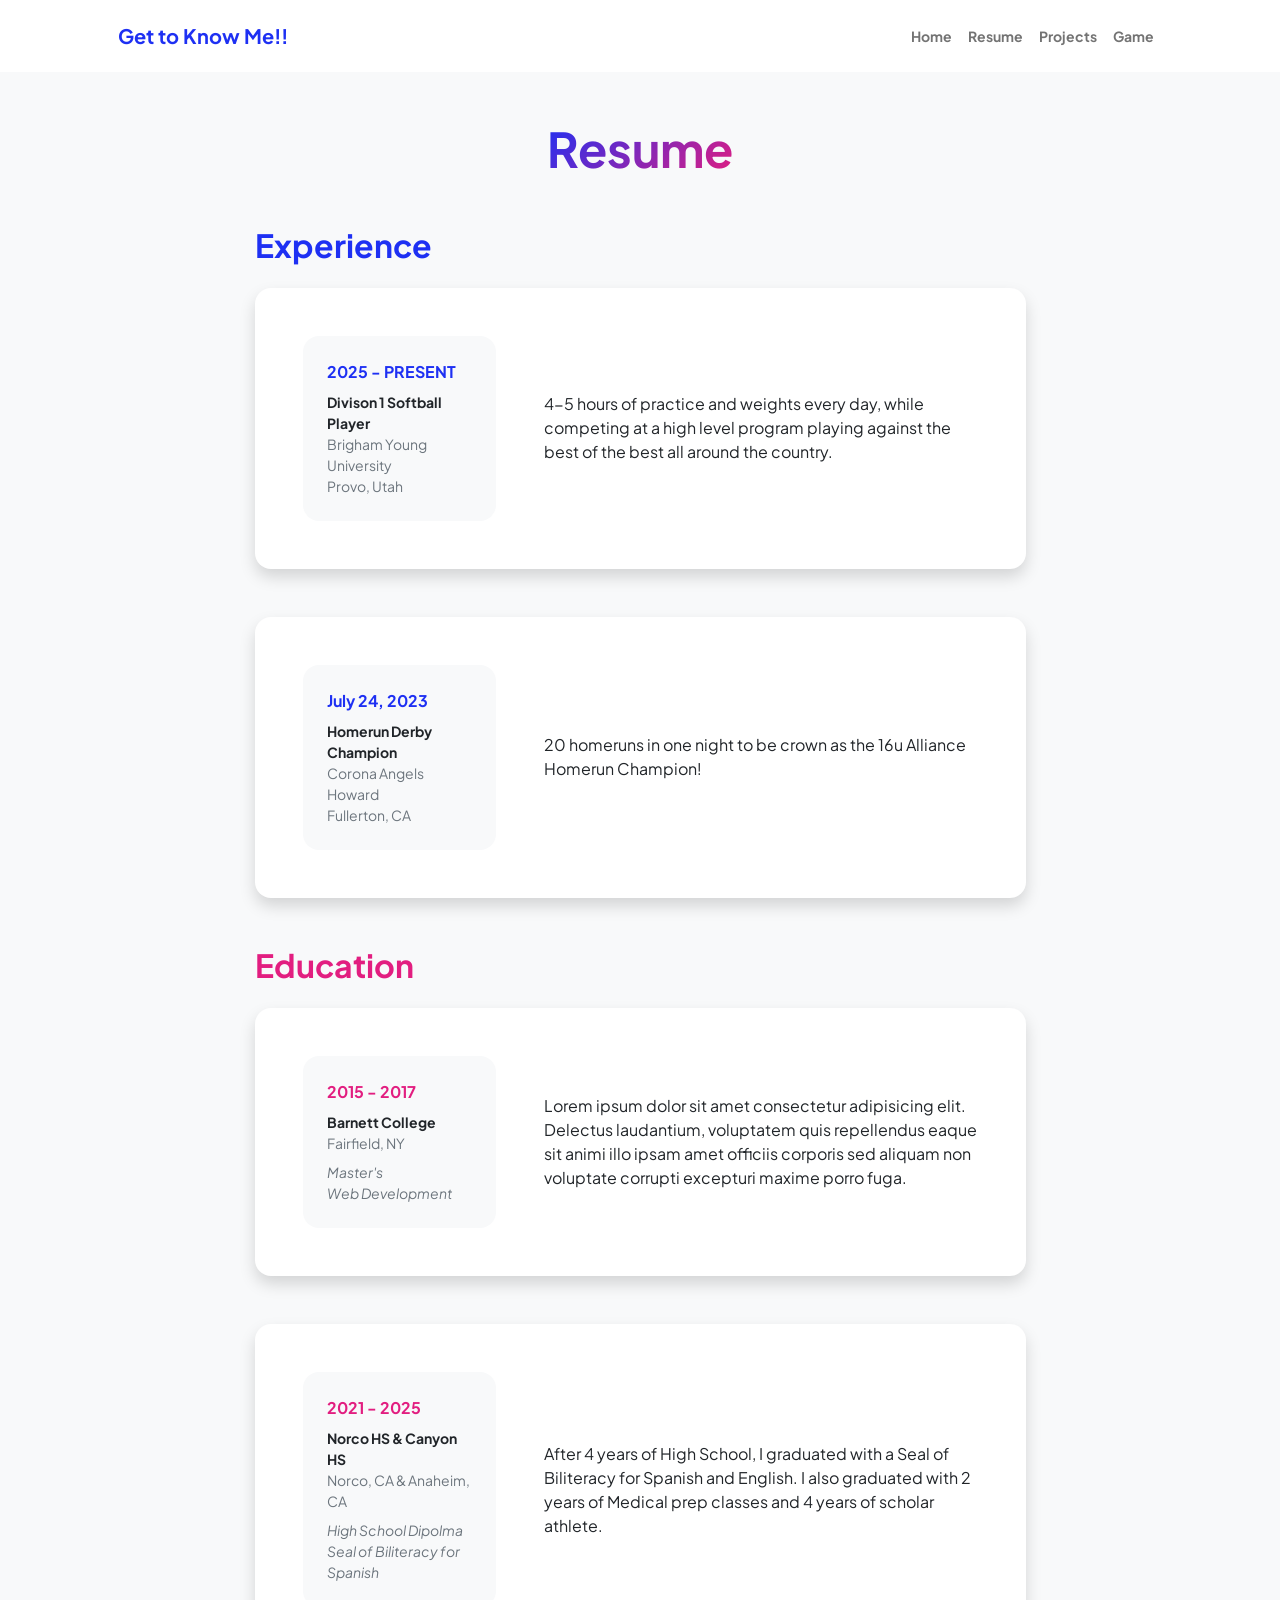
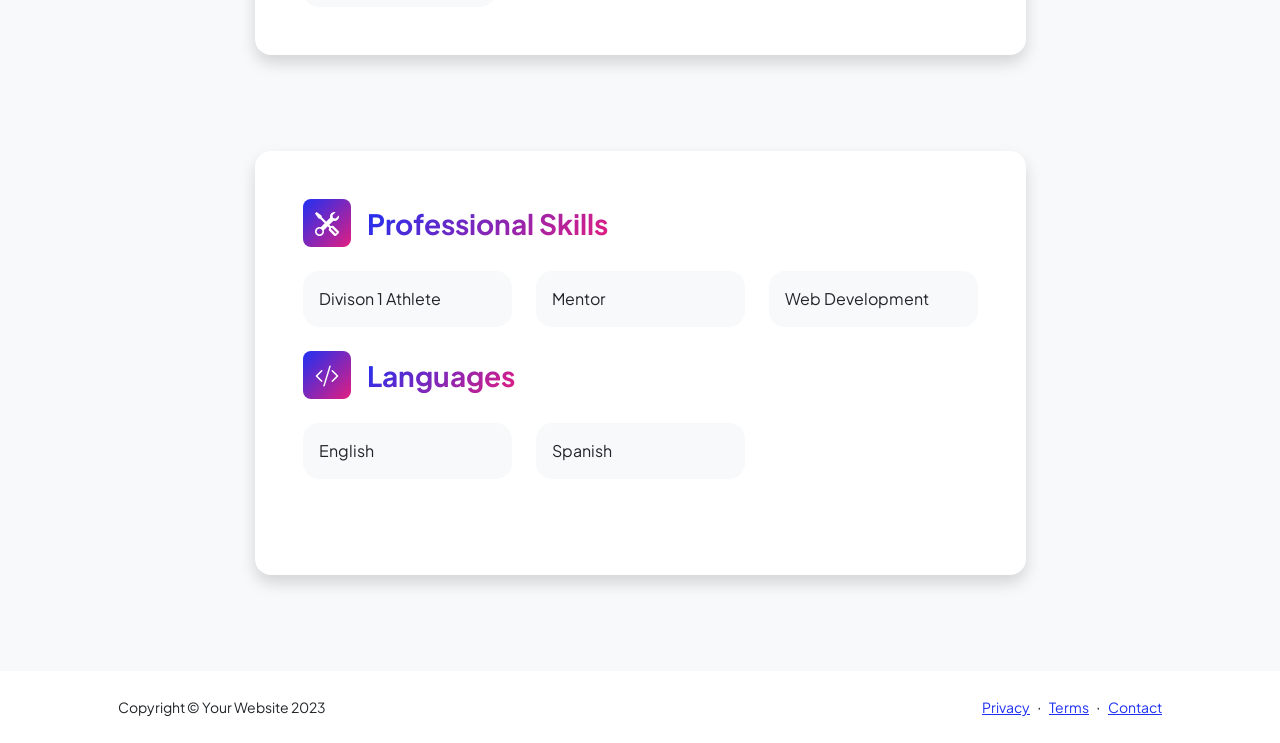
<file: resume.html>
<!DOCTYPE html>
<html lang="en">
    <head>
        <meta charset="utf-8" />
        <meta name="viewport" content="width=device-width, initial-scale=1, shrink-to-fit=no" />
        <meta name="description" content="" />
        <meta name="author" content="" />
        <title>Personal - Start Bootstrap Template</title>
        <!-- Favicon-->
        <link rel="icon" type="image/x-icon" href="assets/favicon.ico" />
        <!-- Custom Google font-->
        <link rel="preconnect" href="https://fonts.googleapis.com" />
        <link rel="preconnect" href="https://fonts.gstatic.com" crossorigin />
        <link href="https://fonts.googleapis.com/css2?family=Plus+Jakarta+Sans:wght@100;200;300;400;500;600;700;800;900&amp;display=swap" rel="stylesheet" />
        <!-- Bootstrap icons-->
        <link href="https://cdn.jsdelivr.net/npm/bootstrap-icons@1.8.1/font/bootstrap-icons.css" rel="stylesheet" />
        <!-- Core theme CSS (includes Bootstrap)-->
        <link href="css/styles.css" rel="stylesheet" />
    </head>
    <body class="d-flex flex-column h-100 bg-light">
        <main class="flex-shrink-0">
            <!-- Navigation-->
           <nav class="navbar navbar-expand-lg navbar-light bg-white py-3">
    <div class="container px-5">
        <a class="navbar-brand" href="index.html">
            <span class="fw-bolder text-primary">Get to Know Me!!</span>
        </a>

        <button class="navbar-toggler" type="button" data-bs-toggle="collapse" data-bs-target="#navbarSupportedContent" aria-controls="navbarSupportedContent" aria-expanded="false" aria-label="Toggle navigation">
            <span class="navbar-toggler-icon"></span>
        </button>

        <div class="collapse navbar-collapse" id="navbarSupportedContent">
            <ul class="navbar-nav ms-auto mb-2 mb-lg-0 small fw-bolder">

                <li class="nav-item">
                    <a class="nav-link" href="index.html">Home</a>
                </li>

                <li class="nav-item">
                    <a class="nav-link" href="resume.html">Resume</a>
                </li>

               
                <li class="nav-item">
                    <a class="nav-link" href="scratch.html">Projects</a>
                </li>

                <li class="nav-item">
                    <a class="nav-link" href="contact.html">Game</a>
                </li>

            </ul>
        </div>
    </div>
</nav>
            <!-- Page Content-->
            <div class="container px-5 my-5">
                <div class="text-center mb-5">
                    <h1 class="display-5 fw-bolder mb-0"><span class="text-gradient d-inline">Resume</span></h1>
                </div>
                <div class="row gx-5 justify-content-center">
                    <div class="col-lg-11 col-xl-9 col-xxl-8">
                        <!-- Experience Section-->
                        <section>
                            <div class="d-flex align-items-center justify-content-between mb-4">
                                <h2 class="text-primary fw-bolder mb-0">Experience</h2>
                                <!-- Download resume button-->
                                <!-- Note: Set the link href target to a PDF file within your project-->
                                
                                </a>
                            </div>
                            <!-- Experience Card 1-->
                            <div class="card shadow border-0 rounded-4 mb-5">
                                <div class="card-body p-5">
                                    <div class="row align-items-center gx-5">
                                        <div class="col text-center text-lg-start mb-4 mb-lg-0">
                                            <div class="bg-light p-4 rounded-4">
                                                <div class="text-primary fw-bolder mb-2"> 2025 - PRESENT</div>
                                                <div class="small fw-bolder">Divison 1 Softball Player</div>
                                                <div class="small text-muted">Brigham Young University</div>
                                                <div class="small text-muted">Provo, Utah</div>
                                            </div>
                                        </div>
                                        <div class="col-lg-8"><div> 4-5 hours of practice and weights every day, while competing at a high level program playing against the best of the best all around the country. </div></div>
                                    </div>
                                </div>
                            </div>
                            <!-- Experience Card 2-->
                            <div class="card shadow border-0 rounded-4 mb-5">
                                <div class="card-body p-5">
                                    <div class="row align-items-center gx-5">
                                        <div class="col text-center text-lg-start mb-4 mb-lg-0">
                                            <div class="bg-light p-4 rounded-4">
                                                <div class="text-primary fw-bolder mb-2">July 24, 2023</div>
                                                <div class="small fw-bolder">Homerun Derby Champion</div>
                                                <div class="small text-muted">Corona Angels Howard</div>
                                                <div class="small text-muted">Fullerton, CA</div>
                                            </div>
                                        </div>
                                        <div class="col-lg-8"><div>20 homeruns in one night to be crown as the 16u Alliance Homerun Champion!</div></div>
                                    </div>
                                </div>
                            </div>
                        </section>
                        <!-- Education Section-->
                        <section>
                            <h2 class="text-secondary fw-bolder mb-4">Education</h2>
                            <!-- Education Card 1-->
                            <div class="card shadow border-0 rounded-4 mb-5">
                                <div class="card-body p-5">
                                    <div class="row align-items-center gx-5">
                                        <div class="col text-center text-lg-start mb-4 mb-lg-0">
                                            <div class="bg-light p-4 rounded-4">
                                                <div class="text-secondary fw-bolder mb-2">2015 - 2017</div>
                                                <div class="mb-2">
                                                    <div class="small fw-bolder">Barnett College</div>
                                                    <div class="small text-muted">Fairfield, NY</div>
                                                </div>
                                                <div class="fst-italic">
                                                    <div class="small text-muted">Master's</div>
                                                    <div class="small text-muted">Web Development</div>
                                                </div>
                                            </div>
                                        </div>
                                        <div class="col-lg-8"><div>Lorem ipsum dolor sit amet consectetur adipisicing elit. Delectus laudantium, voluptatem quis repellendus eaque sit animi illo ipsam amet officiis corporis sed aliquam non voluptate corrupti excepturi maxime porro fuga.</div></div>
                                    </div>
                                </div>
                            </div>
                            <!-- Education Card 2-->
                            <div class="card shadow border-0 rounded-4 mb-5">
                                <div class="card-body p-5">
                                    <div class="row align-items-center gx-5">
                                        <div class="col text-center text-lg-start mb-4 mb-lg-0">
                                            <div class="bg-light p-4 rounded-4">
                                                <div class="text-secondary fw-bolder mb-2">2021 - 2025</div>
                                                <div class="mb-2">
                                                    <div class="small fw-bolder">Norco HS & Canyon HS</div>
                                                    <div class="small text-muted"> Norco, CA & Anaheim, CA</div>
                                                </div>
                                                <div class="fst-italic">
                                                    <div class="small text-muted">High School Dipolma</div>
                                                    <div class="small text-muted">Seal of Biliteracy for Spanish</div>
                                                </div>
                                            </div>
                                        </div>
                                        <div class="col-lg-8"><div> After 4 years of High School, I graduated with a Seal of Biliteracy for Spanish and English. I also graduated with 2 years of Medical prep classes and 4 years of scholar athlete.</div></div>
                                    </div>
                                </div>
                            </div>
                        </section>
                        <!-- Divider-->
                        <div class="pb-5"></div>
                        <!-- Skills Section-->
                        <section>
                            <!-- Skillset Card-->
                            <div class="card shadow border-0 rounded-4 mb-5">
                                <div class="card-body p-5">
                                    <!-- Professional skills list-->
                                    <div class="mb-5">
                                        <div class="d-flex align-items-center mb-4">
                                            <div class="feature bg-primary bg-gradient-primary-to-secondary text-white rounded-3 me-3"><i class="bi bi-tools"></i></div>
                                            <h3 class="fw-bolder mb-0"><span class="text-gradient d-inline">Professional Skills</span></h3>
                                        </div>
                                        <div class="row row-cols-1 row-cols-md-3 mb-4">
                                            <div class="col mb-4 mb-md-0"><div class="d-flex align-items-center bg-light rounded-4 p-3 h-100">Divison 1 Athlete</div></div>
                                            <div class="col mb-4 mb-md-0"><div class="d-flex align-items-center bg-light rounded-4 p-3 h-100">Mentor</div></div>
                                            <div class="col"><div class="d-flex align-items-center bg-light rounded-4 p-3 h-100">Web Development</div></div>
                                        </div>
                                        <div 
                                        </div>
                                    </div>
                                    <!-- Languages list-->
                                    <div class="mb-0">
                                        <div class="d-flex align-items-center mb-4">
                                            <div class="feature bg-primary bg-gradient-primary-to-secondary text-white rounded-3 me-3"><i class="bi bi-code-slash"></i></div>
                                            <h3 class="fw-bolder mb-0"><span class="text-gradient d-inline">Languages</span></h3>
                                        </div>
                                        <div class="row row-cols-1 row-cols-md-3 mb-4">
                                            <div class="col mb-4 mb-md-0"><div class="d-flex align-items-center bg-light rounded-4 p-3 h-100">English</div></div>
                                            <div class="col mb-4 mb-md-0"><div class="d-flex align-items-center bg-light rounded-4 p-3 h-100">Spanish</div></div>
                                            
                                        </div>
                                    </div>
                                </div>
                            </div>
                        </section>
                    </div>
                </div>
            </div>
        </main>
        <!-- Footer-->
        <footer class="bg-white py-4 mt-auto">
            <div class="container px-5">
                <div class="row align-items-center justify-content-between flex-column flex-sm-row">
                    <div class="col-auto"><div class="small m-0">Copyright &copy; Your Website 2023</div></div>
                    <div class="col-auto">
                        <a class="small" href="#!">Privacy</a>
                        <span class="mx-1">&middot;</span>
                        <a class="small" href="#!">Terms</a>
                        <span class="mx-1">&middot;</span>
                        <a class="small" href="#!">Contact</a>
                    </div>
                </div>
            </div>
        </footer>
        <!-- Bootstrap core JS-->
        <script src="https://cdn.jsdelivr.net/npm/bootstrap@5.2.3/dist/js/bootstrap.bundle.min.js"></script>
        <!-- Core theme JS-->
        <script src="js/scripts.js"></script>
    </body>
</html>
</file>
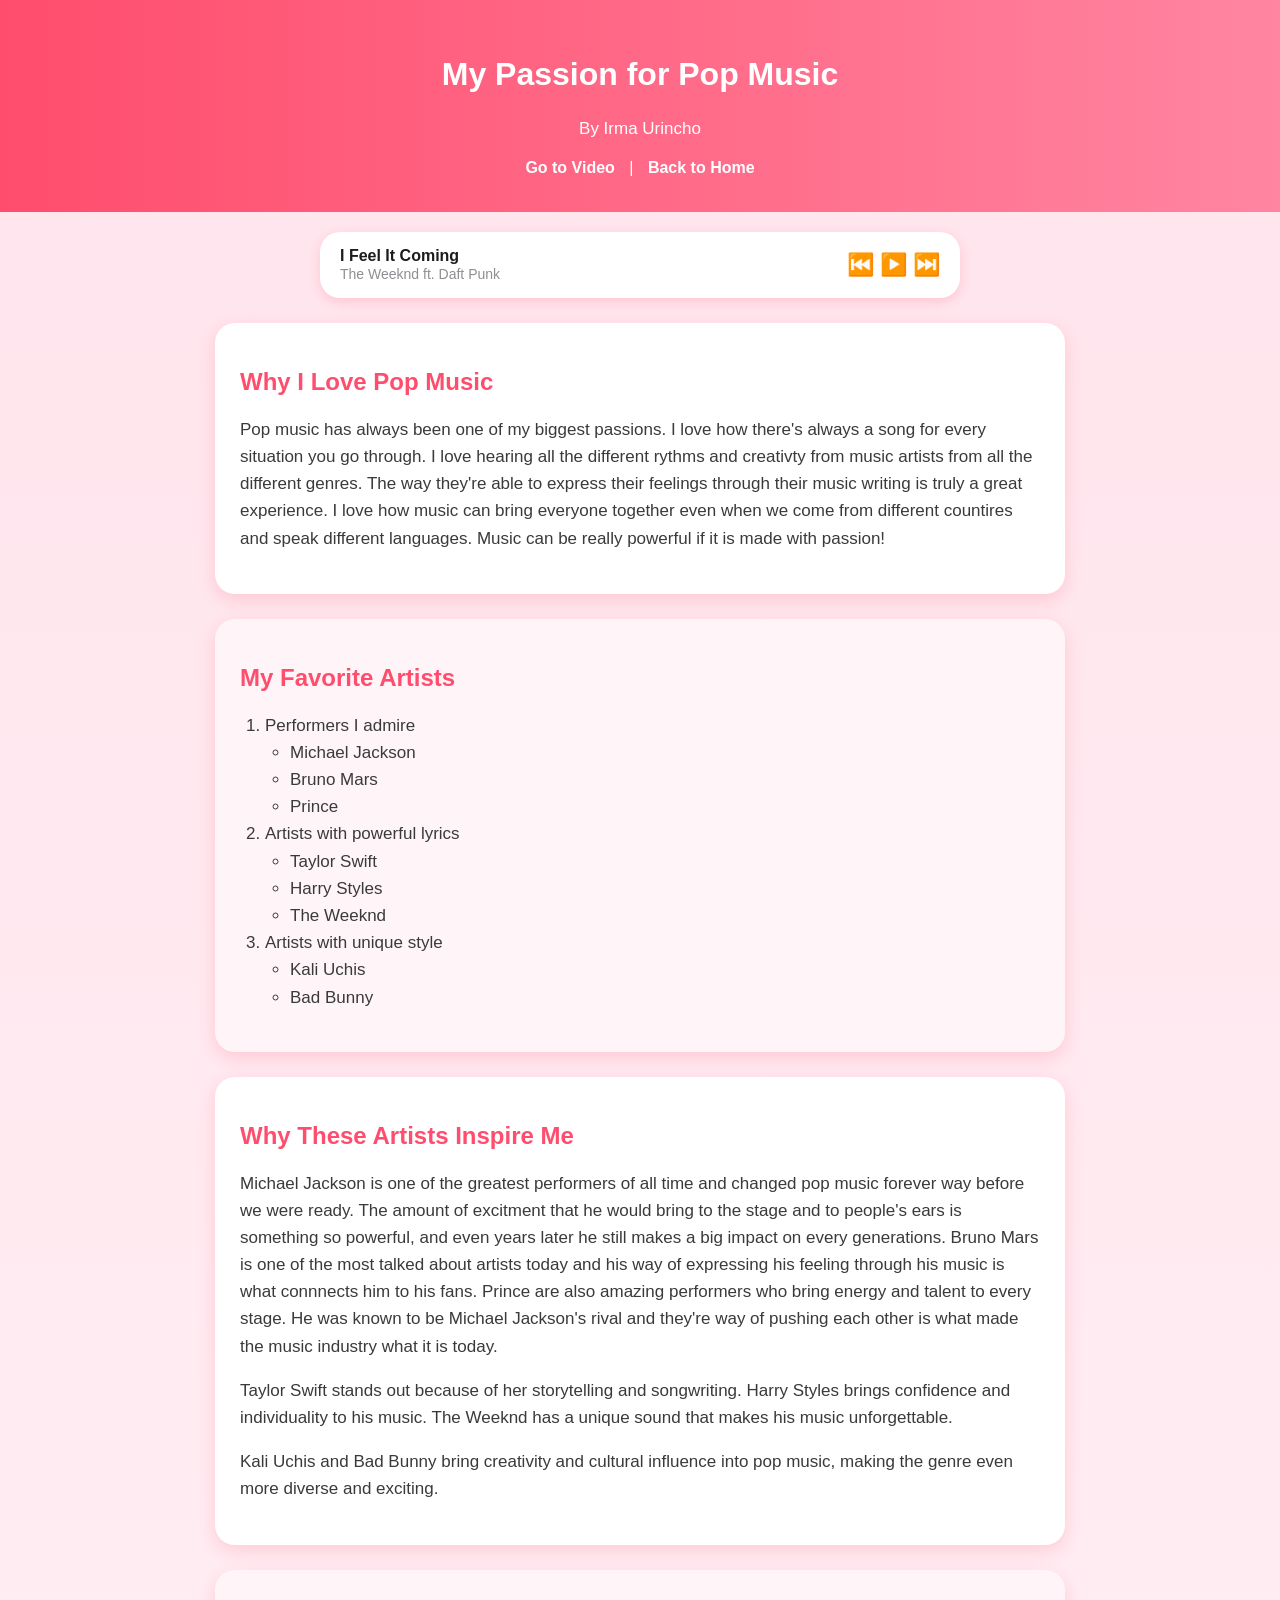
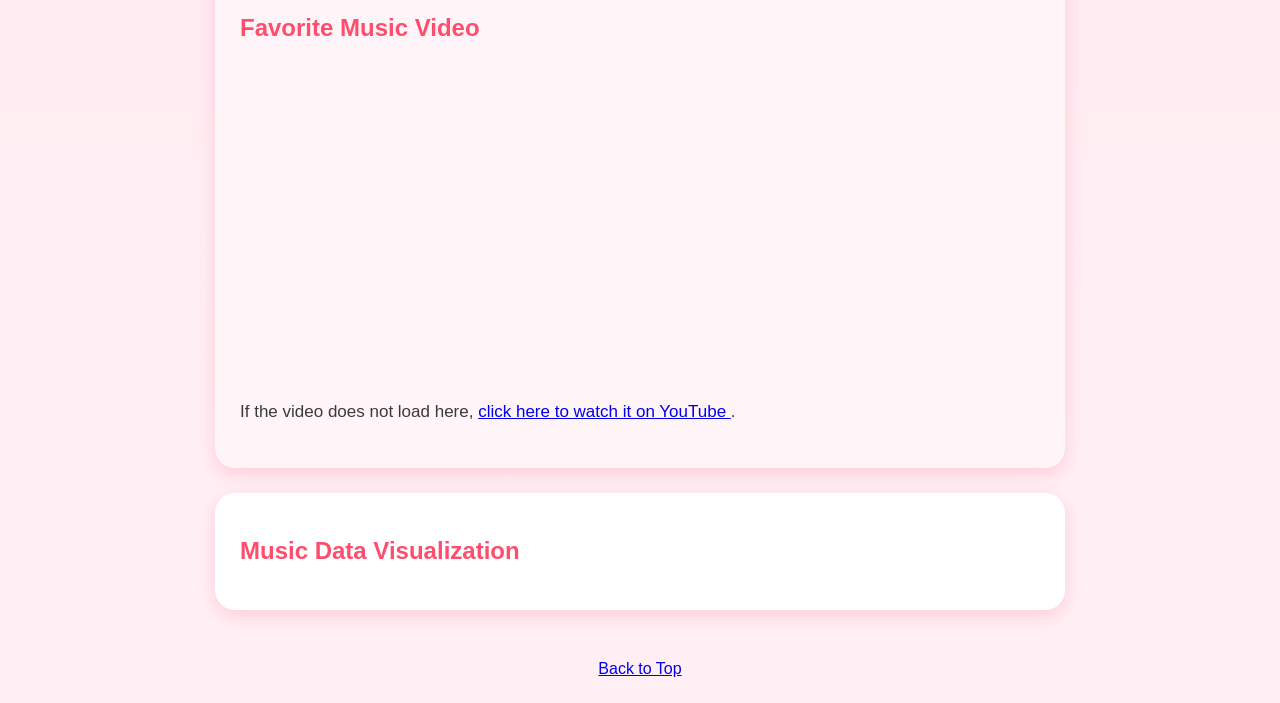
<file: scratch.html>
<!DOCTYPE html>
<html lang="en">
<head>
    <meta charset="UTF-8">
    <title>My Passion for Pop Music</title>
    <link rel="stylesheet" href="scratch.css">
</head>

<body id="top">

<div class="header">
    <h1>My Passion for Pop Music</h1>
    <p>By Irma Urincho</p>

    <a href="#video">Go to Video</a> |
    <a href="index.html">Back to Home</a>
</div>

<!-- 🎧 MUSIC PLAYER -->
<div class="player">
    <div class="song-info">
        <strong> I Feel It Coming</strong><br>
        <span>The Weeknd ft. Daft Punk</span>
    </div>
    <div class="controls">
        ⏮️ ▶️ ⏭️
    </div>
</div>

<div class="section">
    <h2>Why I Love Pop Music</h2>
    <p>
        Pop music has always been one of my biggest passions. I love how there's always a song for every situation you go through. I love hearing all the different rythms and creativty from music artists from all the different genres. The way they're able to express their feelings through their music writing is truly a great experience. I love how music can bring everyone together even when we come from different countires and speak different languages. Music can be really powerful if it is made with passion! 
    </p>

    
</div>

<div class="section">
    <h2>My Favorite Artists</h2>

    <ol>
        <li>Performers I admire
            <ul>
                <li>Michael Jackson</li>
                <li>Bruno Mars</li>
                <li>Prince</li>
            </ul>
        </li>

        <li>Artists with powerful lyrics
            <ul>
                <li>Taylor Swift</li>
                <li>Harry Styles</li>
                <li>The Weeknd</li>
            </ul>
        </li>

        <li>Artists with unique style
            <ul>
                <li>Kali Uchis</li>
                <li>Bad Bunny</li>
            </ul>
        </li>
    </ol>
</div>

<div class="section">
    <h2>Why These Artists Inspire Me</h2>

    <p>
        Michael Jackson is one of the greatest performers of all time and changed pop music forever way before we were ready.
        The amount of excitment that he would bring to the stage and to people's ears is something so powerful, and even years later he still makes a big impact on every generations.
        Bruno Mars is one of the most talked about artists today and his way of expressing his feeling through his music is what connnects him to his fans. Prince are also amazing performers who bring energy and talent to every stage.
        He was known to be Michael Jackson's rival and they're way of pushing each other is what made the music industry what it is today.
    </p>

    <p>
        Taylor Swift stands out because of her storytelling and songwriting.
        Harry Styles brings confidence and individuality to his music.
        The Weeknd has a unique sound that makes his music unforgettable.
    </p>

    <p>
        Kali Uchis and Bad Bunny bring creativity and cultural influence into pop music,
        making the genre even more diverse and exciting.
    </p>
</div>

<div class="section" id="video">
    <h2>Favorite Music Video</h2>

    <iframe width="560" height="315"
        src="https://www.youtube.com/embed/4NRXx6U8ABQ"
        title="Favorite Music Video"
        frameborder="0"
        allow="accelerometer; autoplay; clipboard-write; encrypted-media; gyroscope; picture-in-picture"
        allowfullscreen>
    </iframe>

    <p>
        If the video does not load here,
        <a href="https://www.youtube.com/watch?v=4NRXx6U8ABQ" target="_blank">
            click here to watch it on YouTube
        </a>.
    </p>
</div>

<div class="section">
    <h2>Music Data Visualization</h2>

    <div class='tableauPlaceholder' id='vizMusic' style='position: relative'>
        <object class='tableauViz' style='display:none;'>
            <param name='host_url' value='https%3A%2F%2Fpublic.tableau.com%2F' />
            <param name='embed_code_version' value='3' />
            <param name='name' value='RegionalSampleWorkbook/College' />
        </object>
    </div>

    <script>
        var divElement = document.getElementById('vizMusic');
        var vizElement = divElement.getElementsByTagName('object')[0];
        vizElement.style.width = '100%';
        vizElement.style.height = '600px';

        var scriptElement = document.createElement('script');
        scriptElement.src = 'https://public.tableau.com/javascripts/api/viz_v1.js';
        vizElement.parentNode.insertBefore(scriptElement, vizElement);
    </script>
</div>

<div class="footer">
    <a href="#top">Back to Top</a>
</div>

</body>
</html>
</file>
<file: scratch.css>
body {
    background: linear-gradient(to bottom, #ffe4ec, #fff0f5);
    font-family: -apple-system, BlinkMacSystemFont, Arial, sans-serif;
    color: #1c1c1e;
    margin: 0;
    padding: 0;
}

/* Header */
.header {
    background: linear-gradient(to right, #ff4d6d, #ff85a1);
    color: white;
    text-align: center;
    padding: 35px;
}

.header h1 {
    color: white;
}

.header p {
    color: white;
}

.header a {
    color: white;
    text-decoration: none;
    margin: 0 10px;
    font-weight: 600;
}

/* 🎧 Music Player Bar */
.player {
    background: #ffffff;
    margin: 20px auto;
    padding: 15px 20px;
    max-width: 600px;
    border-radius: 20px;
    display: flex;
    justify-content: space-between;
    align-items: center;
    box-shadow: 0 4px 12px rgba(255, 77, 109, 0.2);
}

.player:hover {
    transform: scale(1.03);
    transition: 0.2s;
}

.song-info {
    color: #1c1c1e;
    font-size: 16px;
}

.song-info span {
    color: #8e8e93;
    font-size: 14px;
}

.controls {
    font-size: 22px;
    color: #ff4d6d;
}

/* Sections */
.section {
    background-color: #ffffff;
    margin: 25px auto;
    padding: 25px;
    border-radius: 20px;
    max-width: 800px;
    box-shadow: 0 6px 18px rgba(255, 77, 109, 0.2);
    transition: transform 0.2s ease;
}

.section:hover {
    transform: translateY(-5px);
}

.section:nth-child(even) {
    background-color: #fff5f8;
}

/* Footer */
.footer {
    text-align: center;
    padding: 25px;
    color: #ff4d6d;
}

/* Headings */
h1, h2 {
    font-family: -apple-system, BlinkMacSystemFont, Arial;
    color: #ff4d6d;
}

/* Text */
p, li {
    line-height: 1.6;
    font-size: 17px;
    color: #3a3a3c;
}

/* Image */
img {
    border-radius: 20px;
    border: 4px solid #ff85a1;
    margin-top: 15px;
}

/* Video */
iframe {
    max-width: 100%;
    border-radius: 12px;
}

/* Lists */
ol, ul {
    padding-left: 25px;
}

/* Hover */
a:hover {
    opacity: 0.8;
}
</file>
